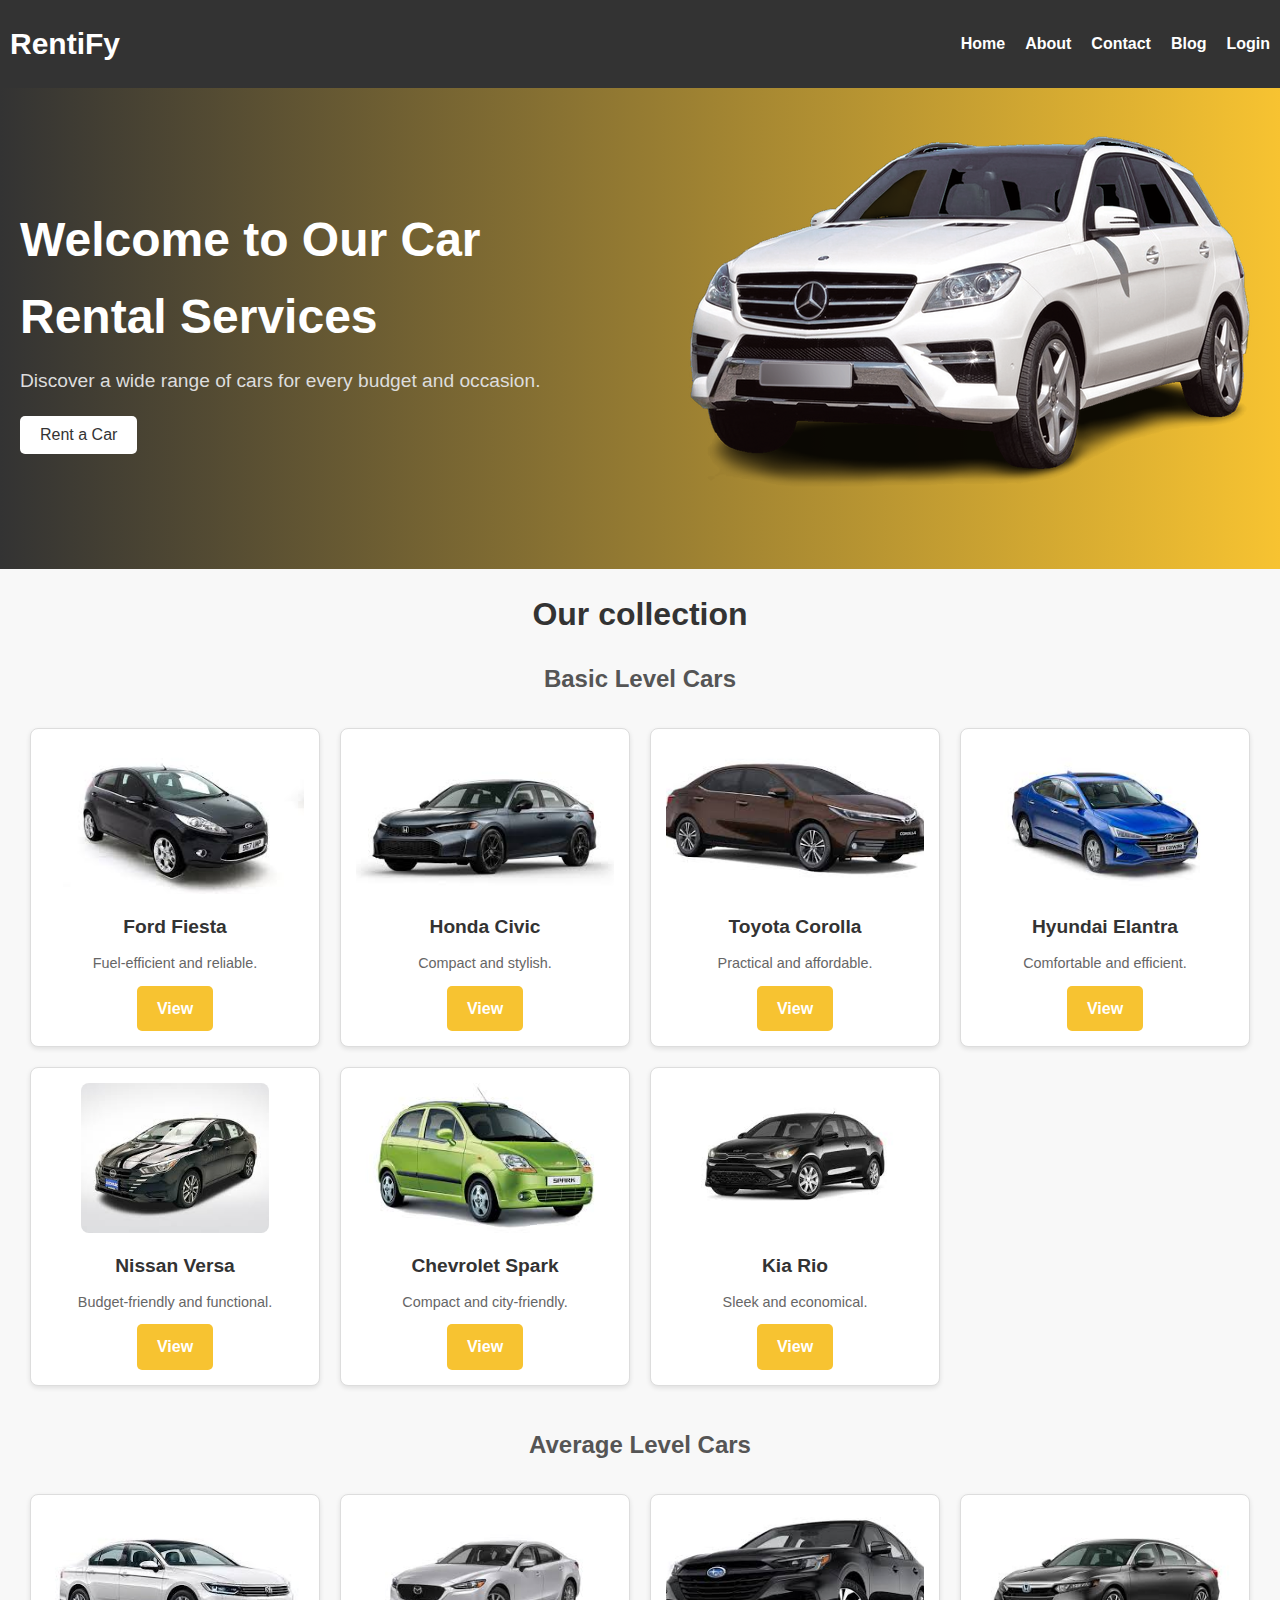
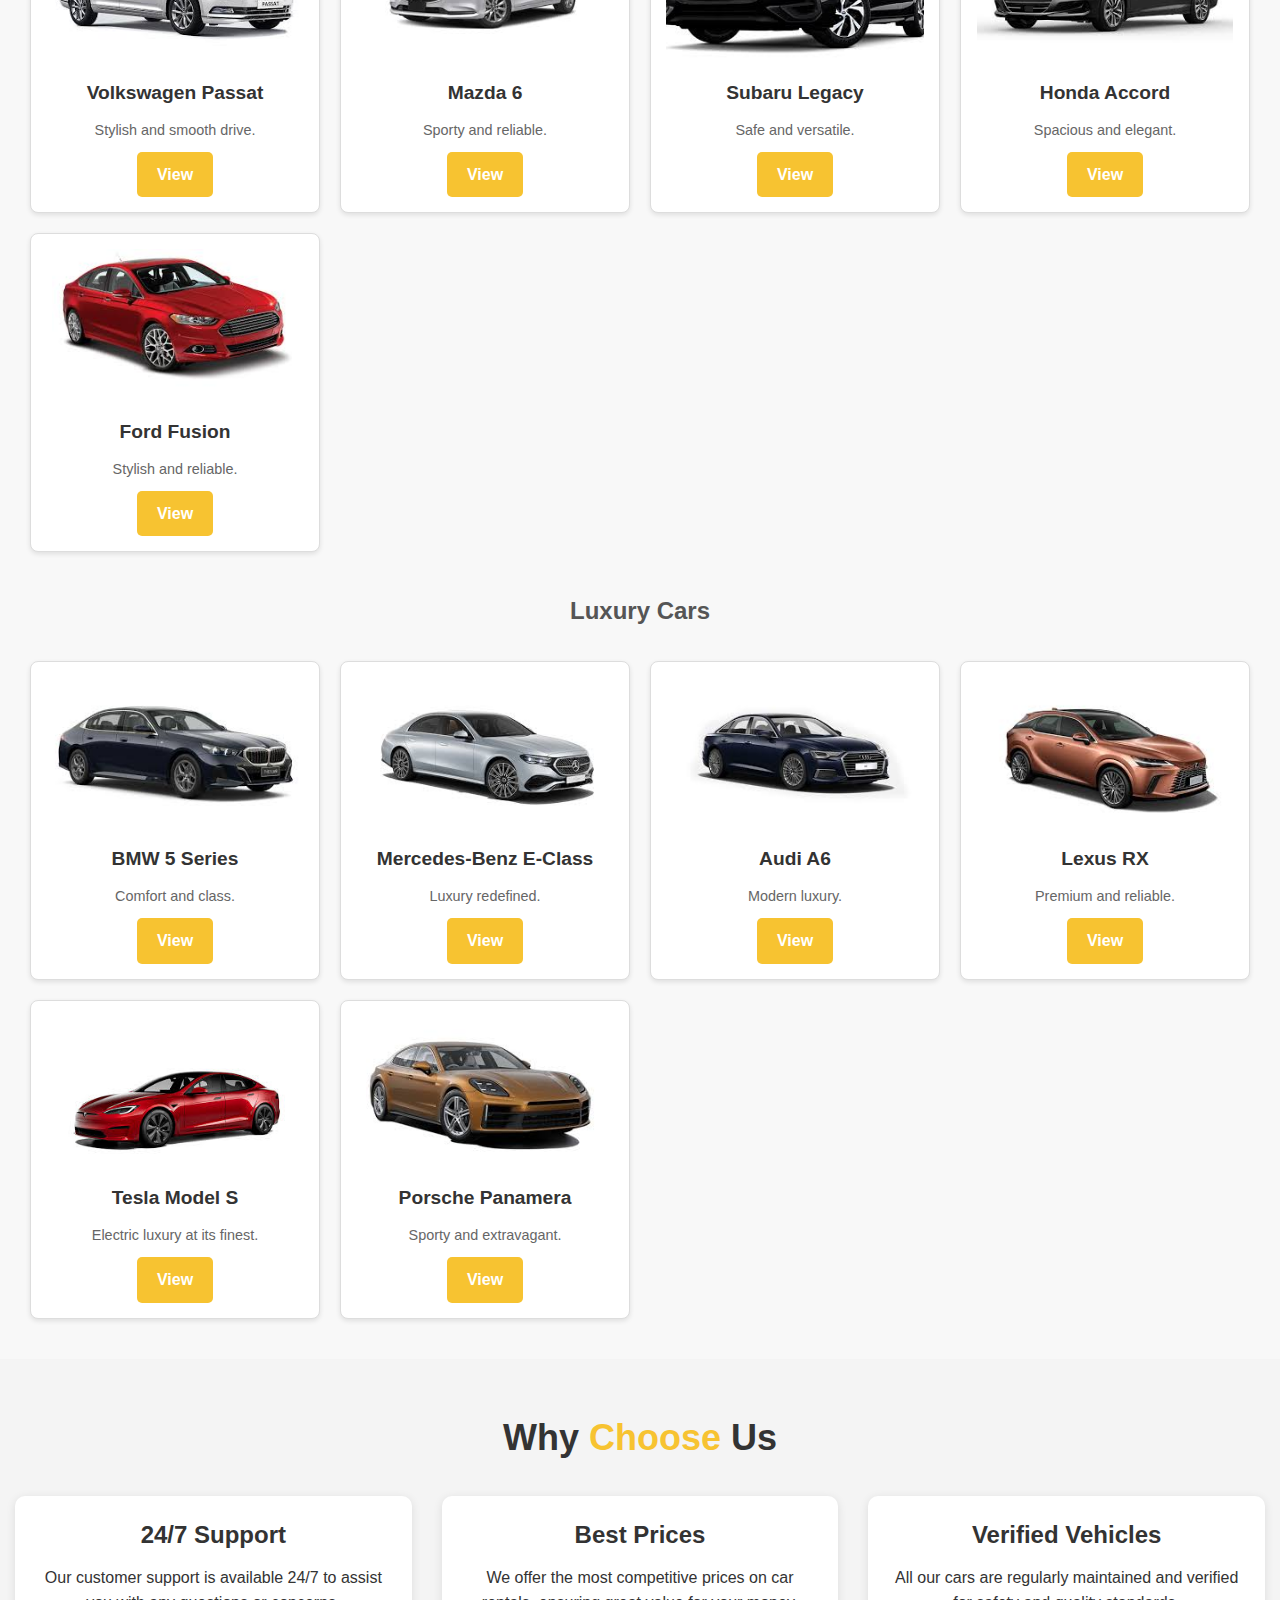
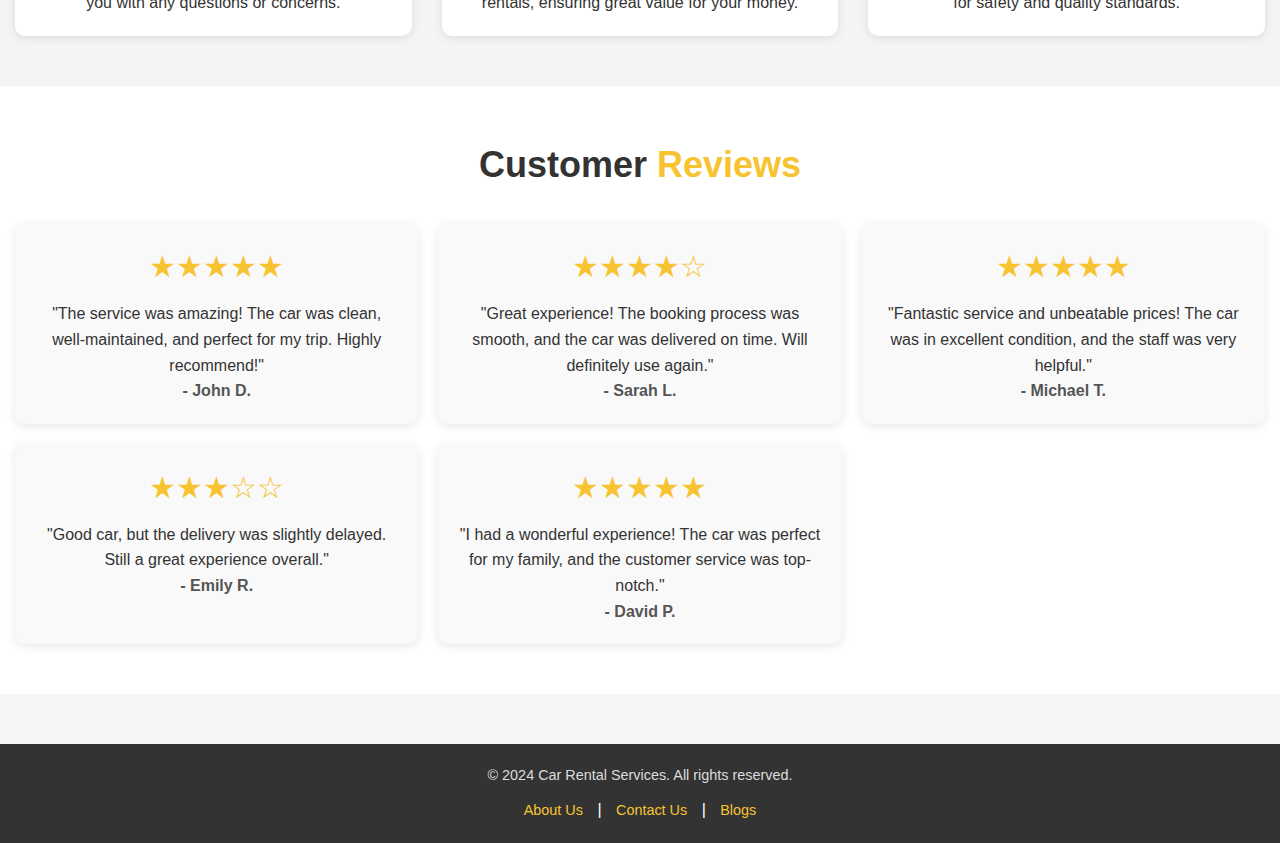
<file: RentiFy/index.html>
<!DOCTYPE html>
<html lang="en">
<head>
    <meta charset="UTF-8">
    
    <meta name="viewport" content="width=device-width, initial-scale=1.0">
    <title>RentiFy</title>
    <link rel="stylesheet" href="styles.css">
    <script src="script.js"></script>
</head>
<body>
    <header class="header">
        <div class="logo">
            <h1>RentiFy</h1>
        </div>
        <nav class="nav">
            <ul class="nav-links">
                <li><a href="index.html">Home</a></li>
                <li><a href="about.html">About</a></li>
                <li><a href="contact.html">Contact</a></li>
                <li><a href="blogs.html">Blog</a></li>
                <li><a href="login.html">Login</a></li>
            </ul>
            <div class="hamburger">
                <span></span>
                <span></span>
                <span></span>
            </div>
        </nav>
    </header>

    <!-- Hero Section -->
    <section class="hero">
        <div class="hero-text">
            <h1>Welcome to Our Car Rental Services</h1>
            <p>Discover a wide range of cars for every budget and occasion.</p>
            <button class="btn">Rent a Car</button>
        </div>
        <div class="hero-image">
            <img src="images/car1.png" alt="Hero Car">
        </div>
    </section>

    <!-- Cars Showcase Section -->
    <section id="collection" class="inventory">
        <h2>Our collection</h2>

        <!-- Basic Level Cars -->
        <h3>Basic Level Cars</h3>
        <div class="grid">
            <div class="card">
                <img src="images/ford fiesta.jpg" alt="Ford Fiesta">
                <h3>Ford Fiesta</h3>
                <p>Fuel-efficient and reliable.</p>
                <a href="#" class="btn">View</a>
            </div>
            <div class="card">
                <img src="images/honda civic.jpg" alt="Honda Civic">
                <h3>Honda Civic</h3>
                <p>Compact and stylish.</p>
                <a href="#" class="btn">View</a>
            </div>
            <div class="card">
                <img src="images/Toyota Corolla.jpg" alt="Toyota Corolla">
                <h3>Toyota Corolla</h3>
                <p>Practical and affordable.</p>
                <a href="#" class="btn">View</a>
            </div>
            <div class="card">
                <img src="images/Hyundai Elantra.jpg" alt="Hyundai Elantra">
                <h3>Hyundai Elantra</h3>
                <p>Comfortable and efficient.</p>
                <a href="#" class="btn">View</a>
            </div>
            <div class="card">
                <img src="images/Nissan Versa.jpg" alt="Nissan Versa">
                <h3>Nissan Versa</h3>
                <p>Budget-friendly and functional.</p>
                <a href="#" class="btn">View</a>
            </div>
            <div class="card">
                <img src="images/Chevrolet Spark.jpg" alt="Chevrolet Spark">
                <h3>Chevrolet Spark</h3>
                <p>Compact and city-friendly.</p>
                <a href="#" class="btn">View</a>
            </div>
            <div class="card">
                <img src="images/Kia Rio.jpg" alt="Kia Rio">
                <h3>Kia Rio</h3>
                <p>Sleek and economical.</p>
                <a href="#" class="btn">View</a>
            </div>
        </div>

        <!-- Average Level Cars -->
        <h3>Average Level Cars</h3>
        <div class="grid">
            <div class="card">
                <img src="images/Volkswagen Passat.jpg" alt="Volkswagen Passat">
                <h3>Volkswagen Passat</h3>
                <p>Stylish and smooth drive.</p>
                <a href="#" class="btn">View</a>
            </div>
            <div class="card">
                <img src="images/Mazda 6.jpg" alt="Mazda 6">
                <h3>Mazda 6</h3>
                <p>Sporty and reliable.</p>
                <a href="#" class="btn">View</a>
            </div>
            <div class="card">
                <img src="images/Subaru Legacy.jpg" alt="Subaru Legacy">
                <h3>Subaru Legacy</h3>
                <p>Safe and versatile.</p>
                <a href="#" class="btn">View</a>
            </div>
            <div class="card">
                <img src="images/Honda Accord.jpg" alt="Honda Accord">
                <h3>Honda Accord</h3>
                <p>Spacious and elegant.</p>
                <a href="#" class="btn">View</a>
            </div>
            <div class="card">
                <img src="images/Ford Fusion.jpg" alt="Ford Fusion">
                <h3>Ford Fusion</h3>
                <p>Stylish and reliable.</p>
                <a href="#" class="btn">View</a>
            </div>
        </div>

        <!-- Luxury Cars -->
        <h3>Luxury Cars</h3>
        <div class="grid">
            <div class="card">
                <img src="images/BMW 5 Series.jpg" alt="BMW 5 Series">
                <h3>BMW 5 Series</h3>
                <p>Comfort and class.</p>
                <a href="#" class="btn">View</a>
            </div>
            <div class="card">
                <img src="images/Mercedes-Benz E-Class.jpg" alt="Mercedes-Benz E-Class">
                <h3>Mercedes-Benz E-Class</h3>
                <p>Luxury redefined.</p>
                <a href="#" class="btn">View</a>
            </div>
            <div class="card">
                <img src="images/Audi A6.jpg" alt="Audi A6">
                <h3>Audi A6</h3>
                <p>Modern luxury.</p>
                <a href="#" class="btn">View</a>
            </div>
            <div class="card">
                <img src="images/Lexus RX.jpg" alt="Lexus RX">
                <h3>Lexus RX</h3>
                <p>Premium and reliable.</p>
                <a href="#" class="btn">View</a>
            </div>
            <div class="card">
                <img src="images/Tesla Model S.jpg" alt="Tesla Model S">
                <h3>Tesla Model S</h3>
                <p>Electric luxury at its finest.</p>
                <a href="#" class="btn">View</a>
            </div>
            <div class="card">
                <img src="images/Porsche Panamera.jpg" alt="Porsche Panamera">
                <h3>Porsche Panamera</h3>
                <p>Sporty and extravagant.</p>
                <a href="#" class="btn">View</a>
            </div>
        </div>
    </section>

    <!-- Why Choose Us Section -->
<div id="why-choose-us">
    <h2>Why <span>Choose</span> Us</h2>
    <div class="reasons-grid">
        <div class="reason">
            <i class="fa-solid fa-headset"></i>
            <h3>24/7 Support</h3>
            <p>Our customer support is available 24/7 to assist you with any questions or concerns.</p>
        </div>
        <div class="reason">
            <i class="fa-solid fa-credit-card"></i>
            <h3>Best Prices</h3>
            <p>We offer the most competitive prices on car rentals, ensuring great value for your money.</p>
        </div>
        <div class="reason">
            <i class="fa-solid fa-shield-halved"></i>
            <h3>Verified Vehicles</h3>
            <p>All our cars are regularly maintained and verified for safety and quality standards.</p>
        </div>
    </div>
</div>

<!-- Customer Reviews Section -->
<div id="customer-reviews">
    <h2>Customer <span>Reviews</span></h2>
    <div class="reviews-grid">
        <div class="review">
            <div class="stars">★★★★★</div>
            <p>"The service was amazing! The car was clean, well-maintained, and perfect for my trip. Highly recommend!"</p>
            <p>- John D.</p>
        </div>
        <div class="review">
            <div class="stars">★★★★☆</div>
            <p>"Great experience! The booking process was smooth, and the car was delivered on time. Will definitely use again."</p>
            <p>- Sarah L.</p>
        </div>
        <div class="review">
            <div class="stars">★★★★★</div>
            <p>"Fantastic service and unbeatable prices! The car was in excellent condition, and the staff was very helpful."</p>
            <p>- Michael T.</p>
        </div>
        <div class="review">
            <div class="stars">★★★☆☆</div>
            <p>"Good car, but the delivery was slightly delayed. Still a great experience overall."</p>
            <p>- Emily R.</p>
        </div>
        <div class="review">
            <div class="stars">★★★★★</div>
            <p>"I had a wonderful experience! The car was perfect for my family, and the customer service was top-notch."</p>
            <p>- David P.</p>
        </div>
    </div>
</div>


    <!-- Footer -->
    <footer>
        <p>&copy; 2024 Car Rental Services. All rights reserved.</p>
        <nav>
            <a href="about.html">About Us</a> | 
            <a href="contact.html">Contact Us</a> | 
            <a href="blogs.html">Blogs</a>
        </nav>
    </footer>
</body>
</html>
</file>
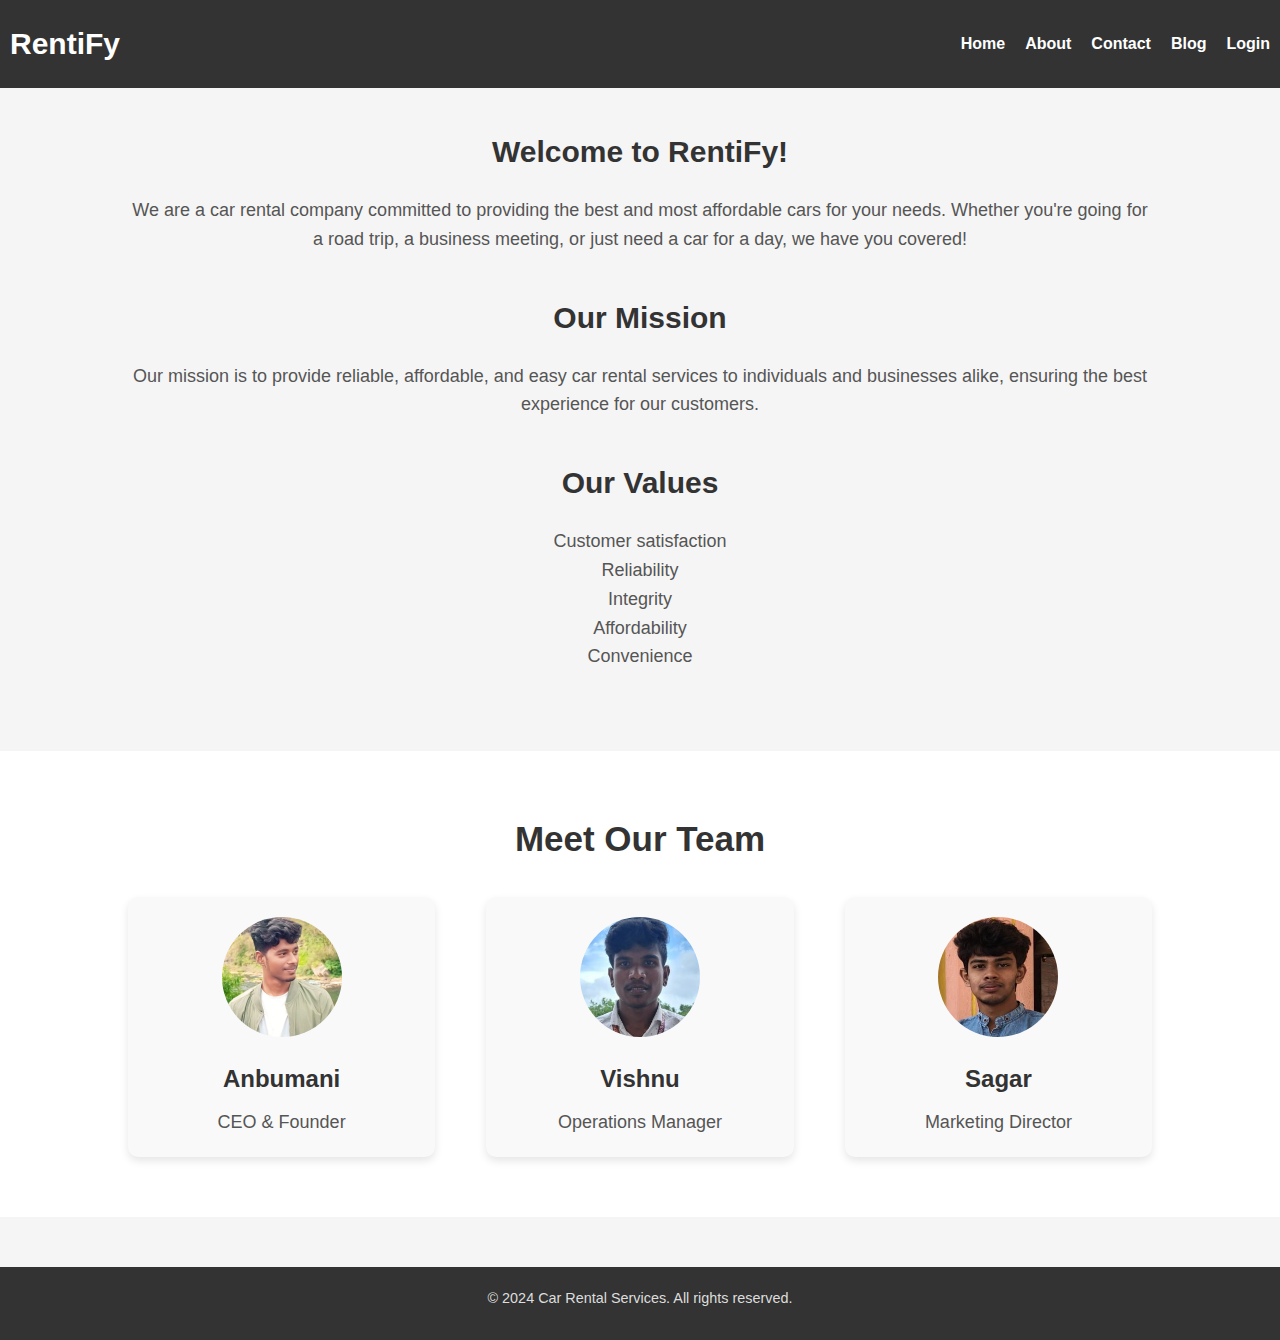
<file: RentiFy/about.html>
<!DOCTYPE html>
<html lang="en">
<head>
    <meta charset="UTF-8">
    <meta name="viewport" content="width=device-width, initial-scale=1.0">
    <title>About Us | RentiFy</title>
    <link rel="stylesheet" href="styles.css">
    <script src="script.js"></script>
    <link rel="stylesheet" href="https://cdnjs.cloudflare.com/ajax/libs/font-awesome/6.5.1/css/all.min.css" integrity="sha512-DTOQO9RWCH3ppGqcWaEA1BIZOC6xxalwEsw9c2QQeAIftl+Vegovlnee1c9QX4TctnWMn13TZye+giMm8e2LwA==" crossorigin="anonymous" referrerpolicy="no-referrer" />
</head>
<body>
    <!-- Header -->
    <header class="header">
        <div class="logo">
            <h1>RentiFy</h1>
        </div>
        <nav class="nav">
            <ul class="nav-links">
                <li><a href="index.html">Home</a></li>
                <li><a href="about.html">About</a></li>
                <li><a href="contact.html">Contact</a></li>
                <li><a href="blogs.html">Blog</a></li>
                <li><a href="login.html">Login</a></li>
            </ul>
            <div class="hamburger">
                <span></span>
                <span></span>
                <span></span>
            </div>
        </nav>
    </header>
    

    <!-- About Section -->
    <div id="about-section">
        <div class="about-info">
            <h2>Welcome to RentiFy!</h2>
            <p>We are a car rental company committed to providing the best and most affordable cars for your needs. Whether you're going for a road trip, a business meeting, or just need a car for a day, we have you covered!</p>
        </div>
        <div class="about-info">
            <h2>Our Mission</h2>
            <p>Our mission is to provide reliable, affordable, and easy car rental services to individuals and businesses alike, ensuring the best experience for our customers.</p>
        </div>
        <div class="about-info">
            <h2>Our Values</h2>
            <ul>
                <li>Customer satisfaction</li>
                <li>Reliability</li>
                <li>Integrity</li>
                <li>Affordability</li>
                <li>Convenience</li>
            </ul>
        </div>
    </div>

    <!-- Our Team Section -->
    <div id="team-section">
        <h2>Meet Our Team</h2>
        <div class="team-members">
            <div class="team-member">
                <img src="images/anbu.jpg" alt="Team Member 1">
                <h3>Anbumani</h3>
                <p>CEO & Founder</p>
            </div>
            <div class="team-member">
                <img src="images/vishnu.JPG" alt="Team Member 2">
                <h3>Vishnu</h3>
                <p>Operations Manager</p>
            </div>
            <div class="team-member">
                <img src="images/sagar.JPG" alt="Team Member 3">
                <h3>Sagar</h3>
                <p>Marketing Director</p>
            </div>
        </div>
    </div>

    <!-- Footer -->
    <footer>
        <p>&copy; 2024 Car Rental Services. All rights reserved.</p>
    </footer>
</html>
</file>
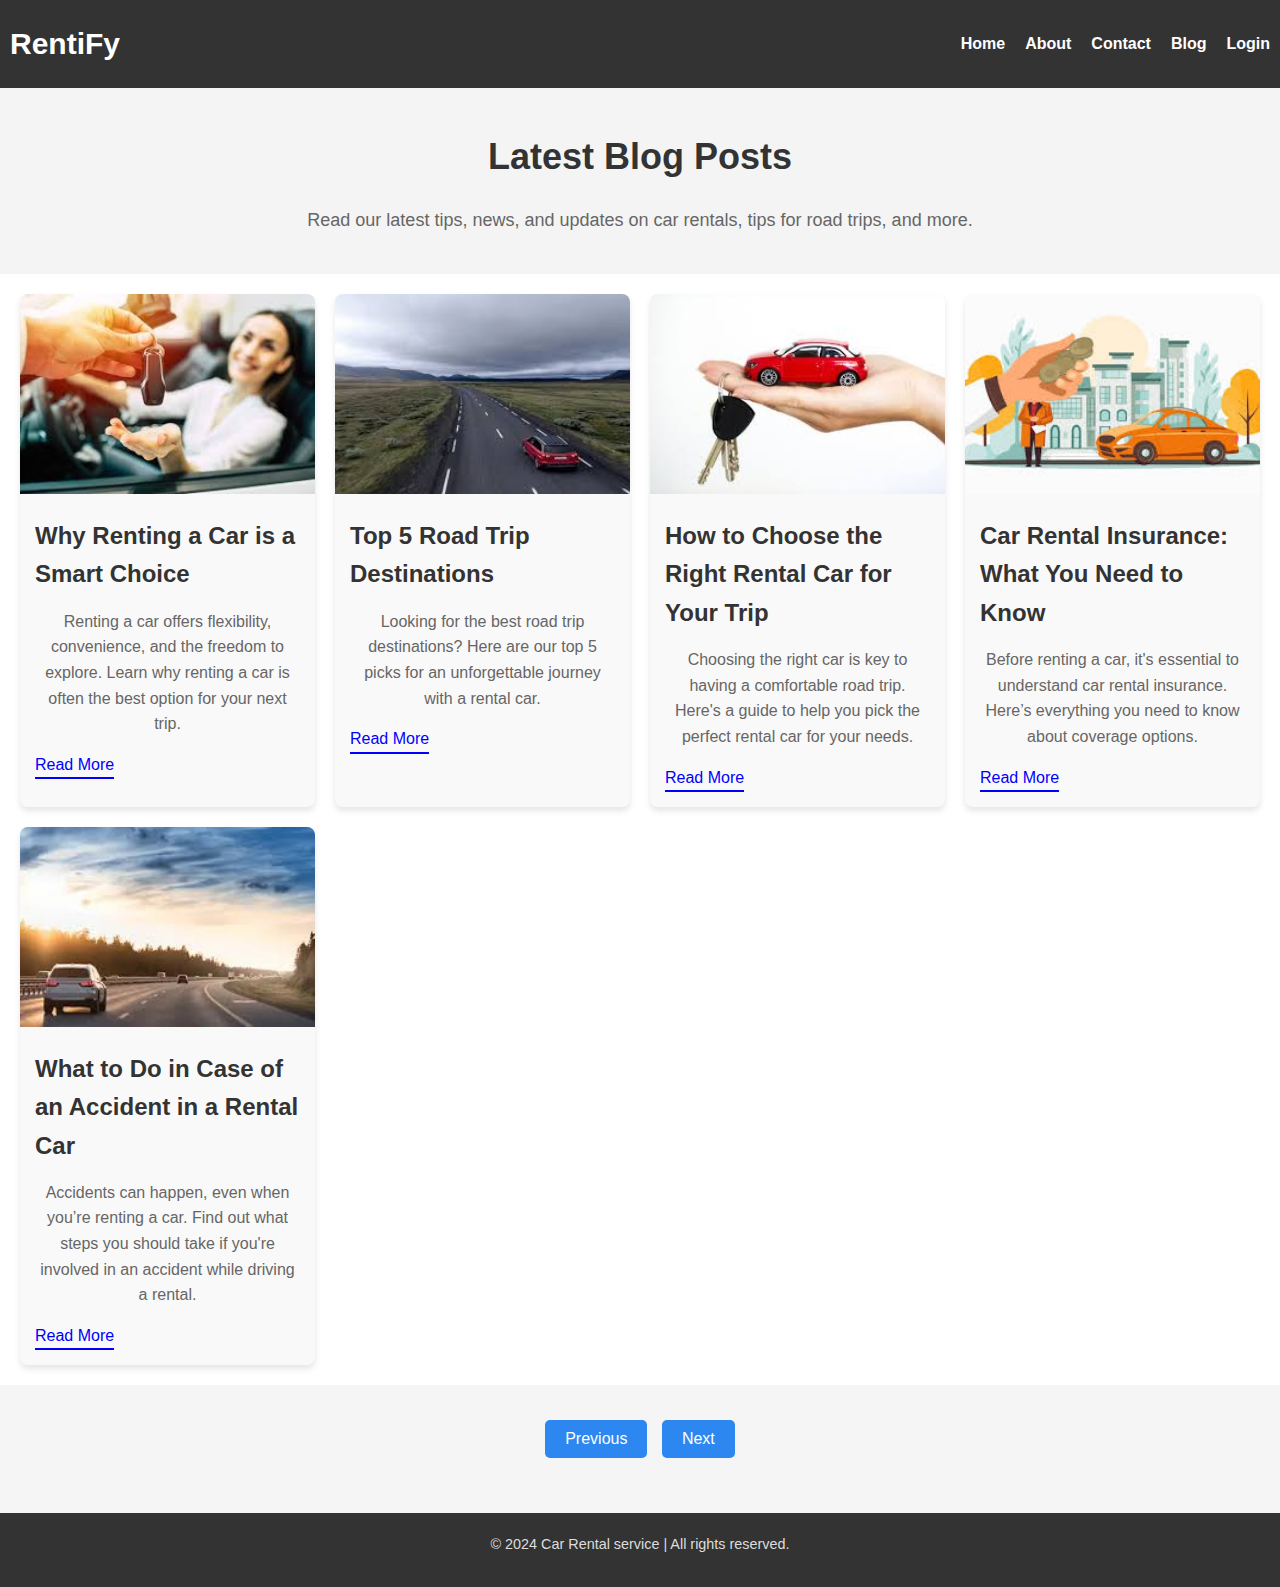
<file: RentiFy/blogs.html>
<!DOCTYPE html>
<html lang="en">
<head>
    <meta charset="UTF-8">
    <meta name="viewport" content="width=device-width, initial-scale=1.0">
    <title>Blog | RentiFy</title>

    <link rel="stylesheet" href="styles.css">
    <script src="script.js"></script>
    <link rel="stylesheet" href="https://cdnjs.cloudflare.com/ajax/libs/font-awesome/6.5.1/css/all.min.css" />
</head>
<body>
    <header class="header">
        <div class="logo">
            <h1>RentiFy</h1>
        </div>
        <nav class="nav">
            <ul class="nav-links">
                <li><a href="index.html">Home</a></li>
                <li><a href="about.html">About</a></li>
                <li><a href="contact.html">Contact</a></li>
                <li><a href="blogs.html">Blog</a></li>
                <li><a href="login.html">Login</a></li>
            </ul>
            <div class="hamburger">
                <span></span>
                <span></span>
                <span></span>
            </div>
        </nav>
    </header>

    <section id="blog-header">
        <h2>Latest Blog Posts</h2>
        <p>Read our latest tips, news, and updates on car rentals, tips for road trips, and more.</p>
    </section>

    <section id="blog-posts">
        <div class="post">
            <img src="images/1.jpg" alt="Blog Post 1">
            <h3>Why Renting a Car is a Smart Choice</h3>
            <p>Renting a car offers flexibility, convenience, and the freedom to explore. Learn why renting a car is often the best option for your next trip.</p>
            <a href="#">Read More</a>
        </div>
        <div class="post">
            <img src="images/4.jpg" alt="Blog Post 2">
            <h3>Top 5 Road Trip Destinations</h3>
            <p>Looking for the best road trip destinations? Here are our top 5 picks for an unforgettable journey with a rental car.</p>
            <a href="#">Read More</a>
        </div>
        <div class="post">
            <img src="images/2.jpg" alt="Blog Post 3">
            <h3>How to Choose the Right Rental Car for Your Trip</h3>
            <p>Choosing the right car is key to having a comfortable road trip. Here's a guide to help you pick the perfect rental car for your needs.</p>
            <a href="#">Read More</a>
        </div>
        <div class="post">
            <img src="images/3.jpg" alt="Blog Post 4">
            <h3>Car Rental Insurance: What You Need to Know</h3>
            <p>Before renting a car, it's essential to understand car rental insurance. Here’s everything you need to know about coverage options.</p>
            <a href="#">Read More</a>
        </div>
        <div class="post">
            <img src="images/5.jpg" alt="Blog Post 5">
            <h3>What to Do in Case of an Accident in a Rental Car</h3>
            <p>Accidents can happen, even when you’re renting a car. Find out what steps you should take if you're involved in an accident while driving a rental.</p>
            <a href="#">Read More</a>
        </div>
    </section>

    <section id="pagination">
        <button>Previous</button>
        <button>Next</button>
    </section>

    <footer>
        <p>&copy; 2024 Car Rental service | All rights reserved.</p>
    </footer>
</body>
</html>
</file>
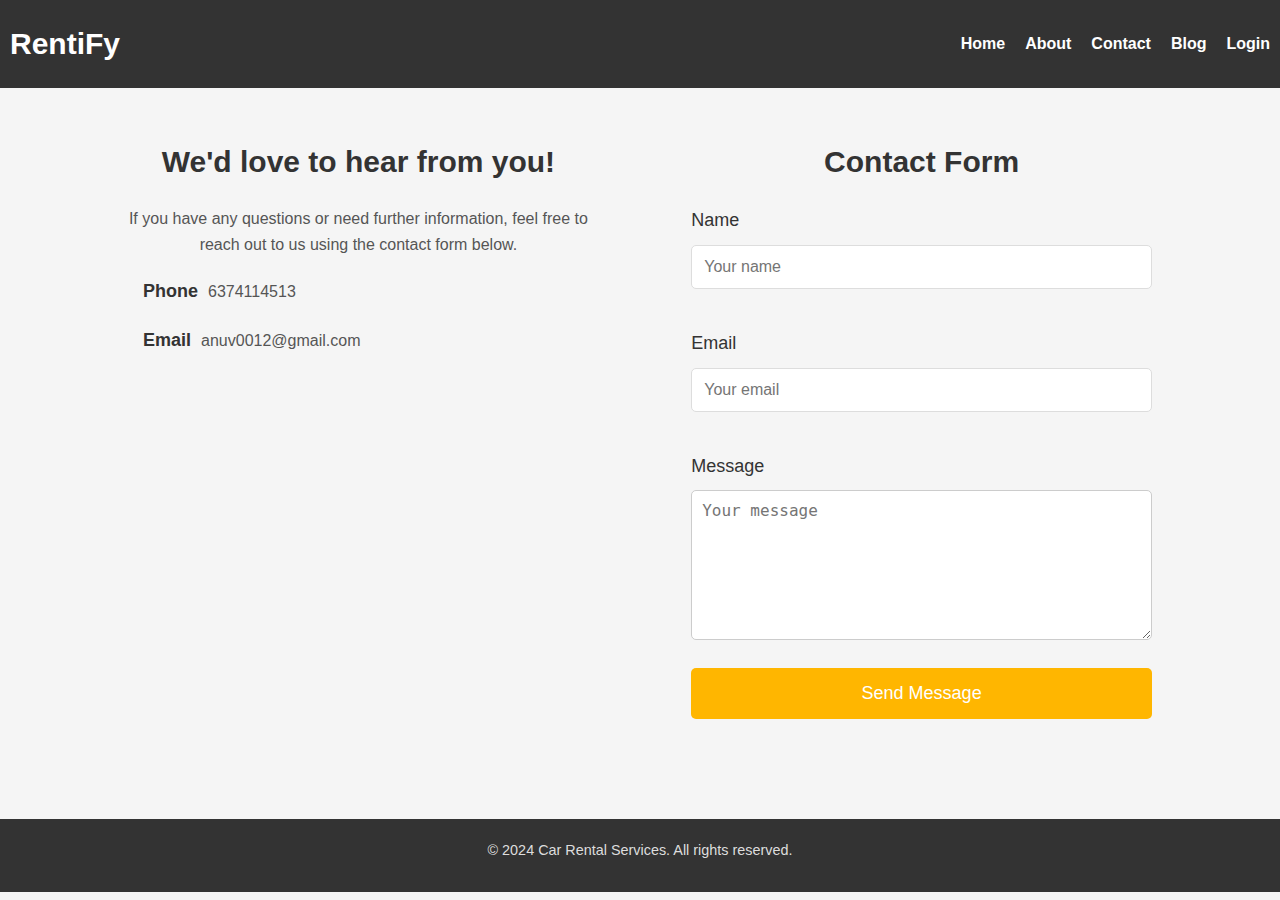
<file: RentiFy/contact.html>
<!DOCTYPE html>
<html lang="en">
<head>
    <meta charset="UTF-8">
    <meta name="viewport" content="width=device-width, initial-scale=1.0">
    <title>Contact Us | RentiFy</title>
    <link rel="stylesheet" href="styles.css">
    <script src="script.js"></script>
</head>
<body>
    <!-- Header section -->
    <header class="header">
        <div class="logo">
            <h1>RentiFy</h1>
        </div>
        <nav class="nav">
            <ul class="nav-links">
                <li><a href="index.html">Home</a></li>
                <li><a href="about.html">About</a></li>
                <li><a href="contact.html">Contact</a></li>
                <li><a href="blogs.html">Blog</a></li>
                <li><a href="login.html">Login</a></li>
            </ul>
            <div class="hamburger">
                <span></span>
                <span></span>
                <span></span>
            </div>
        </nav>
    </header>

    <!-- Contact Section -->
    <section id="contact-section">
        <div id="contact-info">
            <h2>We'd love to hear from you!</h2>
            <p>If you have any questions or need further information, feel free to reach out to us using the contact form below.</p>
            <div id="contact-details">
                <div class="contact-item">
                    <i class="fa-solid fa-phone"></i>
                    <h3>Phone</h3>
                    <p>6374114513</p>
                </div>
                <div class="contact-item">
                    <i class="fa-solid fa-envelope"></i>
                    <h3>Email</h3>
                    <p>anuv0012@gmail.com</p>
                </div>

            </div>
        </div>

        <!-- Contact Form -->
        <div id="contact-form">
            <h2>Contact Form</h2>
            <form action="submit_contact_form.php" method="post">
                <div class="form-group">
                    <label for="name">Name</label>
                    <input type="text" id="name" name="name" placeholder="Your name" required>
                </div>
                <div class="form-group">
                    <label for="email">Email</label>
                    <input type="email" id="email" name="email" placeholder="Your email" required>
                </div>
                <div class="form-group">
                    <label for="message">Message</label>
                    <textarea id="message" name="message" placeholder="Your message" required></textarea>
                </div>
                <button type="submit" class="button1">Send Message</button>
            </form>
        </div>
    </section>

    <!-- Footer -->
    <footer>
        <p>&copy; 2024 Car Rental Services. All rights reserved.</p>
    </footer>
</body>
</html>
</file>
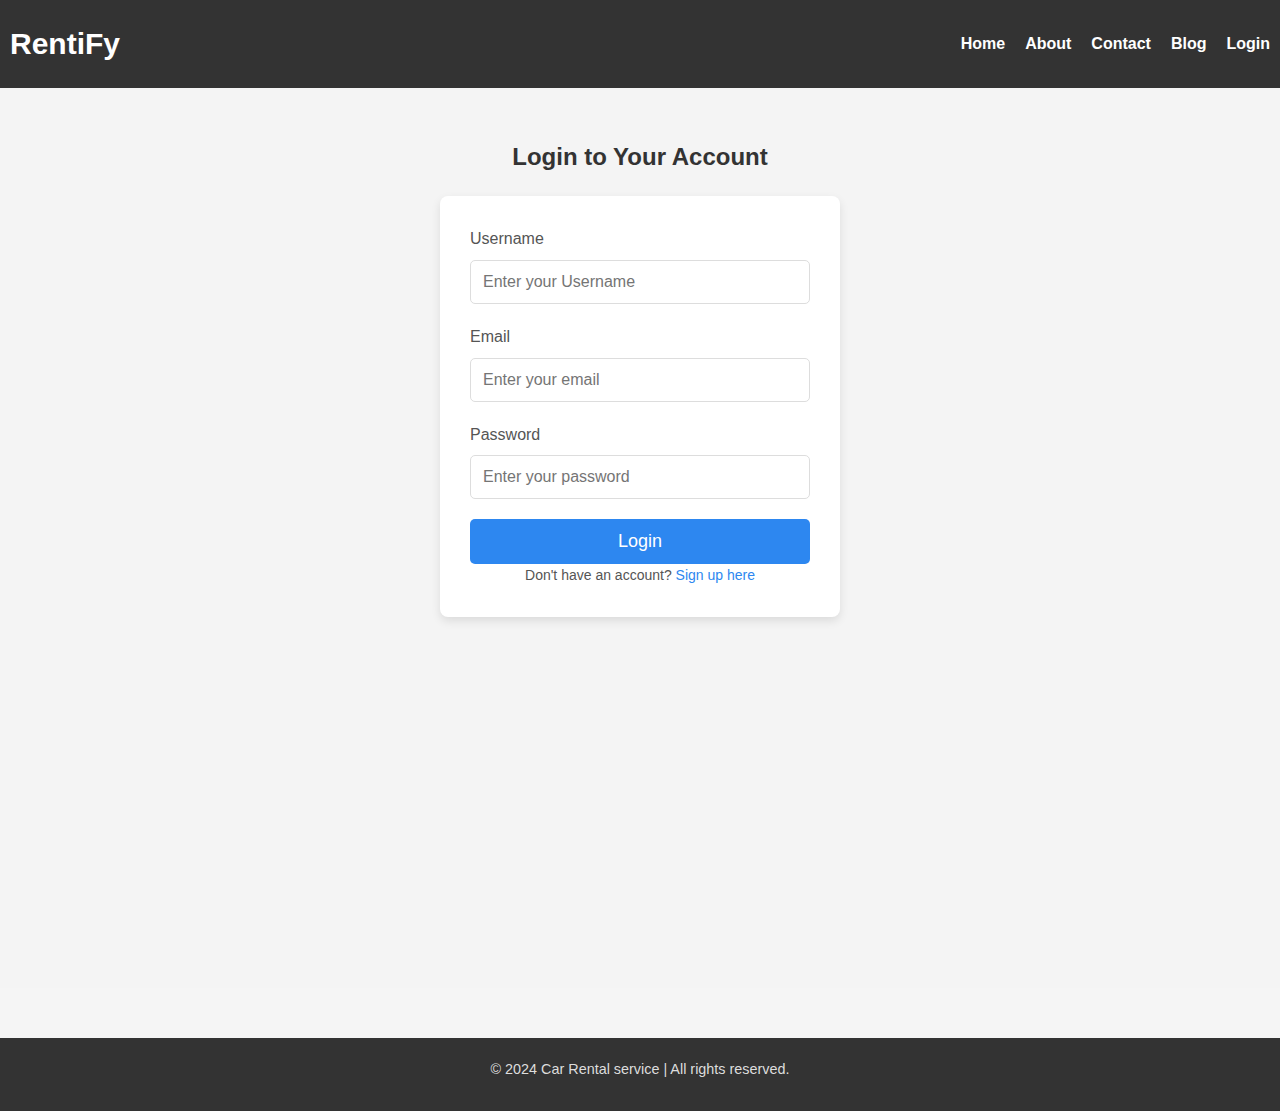
<file: RentiFy/login.html>
<!DOCTYPE html>
<html lang="en">
<head>
    <meta charset="UTF-8">
    <meta name="viewport" content="width=device-width, initial-scale=1.0">
    <title>Login | RentiFy</title>
    <link rel="stylesheet" href="styles.css">
    <script src="script.js"></script>
    <link rel="stylesheet" href="https://cdnjs.cloudflare.com/ajax/libs/font-awesome/6.5.1/css/all.min.css" />
</head>
<body>
    <header class="header">
        <div class="logo">
            <h1>RentiFy</h1>
        </div>
        <nav class="nav">
            <ul class="nav-links">
                <li><a href="index.html">Home</a></li>
                <li><a href="about.html">About</a></li>
                <li><a href="contact.html">Contact</a></li>
                <li><a href="blogs.html">Blog</a></li>
                <li><a href="login.html">Login</a></li>
            </ul>
            <div class="hamburger">
                <span></span>
                <span></span>
                <span></span>
            </div>
        </nav>
    </header>
<center>
    <section id="login-section">
        <h2>Login to Your Account</h2>
        <div id="login-form-container">
            <form id="login-form" action="login-process.php" method="POST">
                <label for="username">Username</label>
                <input type="text" id="username" name="username" placeholder="Enter your Username" required>
                <label for="email">Email</label>
                <input type="email" id="email" name="email" placeholder="Enter your email" required>

                <label for="password">Password</label>
                <input type="password" id="password" name="password" placeholder="Enter your password" required>

                <button type="reset">Login</button>
                <p>Don't have an account? <a href="#">Sign up here</a></p>
            </form>
        </div>
    </section>
</center>
    <footer>
        <p>&copy; 2024 Car Rental service | All rights reserved.</p>
    </footer>
</body>
</html>
</file>
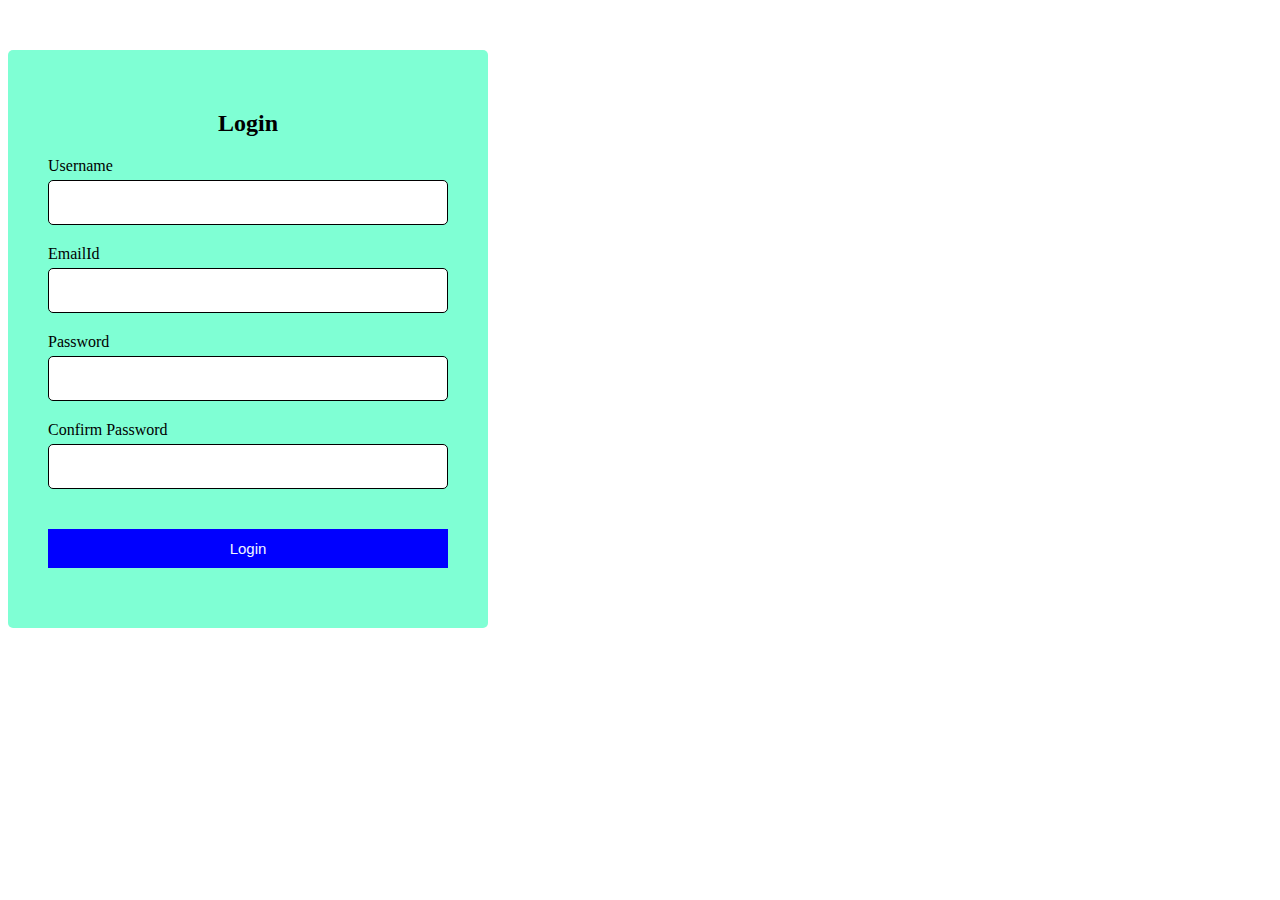
<file: RentiFy/images/loginn.html>
<!DOCTYPE html>
<html lang="en">
<head>
    <meta charset="UTF-8">
    <meta name="viewport" content="width=device-width, initial-scale=1.0">
    <title>Login</title>
    <link rel="stylesheet" href="login.css">
</head>
<body>
    <div id="container">
        
        <form action="" id="form">
            <h2>Login</h2>
            <div class="form1">
                <label for="username">Username</label>
                <input type="text" name="username" id="username">
                <div class="error"></div>
            </div>
            <div class="form1">
                <label for="emailId">EmailId</label>
                <input type="email" name="email" id="email">
                <div class="error"></div>
            </div>
            <div class="form1">
                <label for="password">Password</label>
                <input type="password" name="password" id="password">
                <div class="error"></div>
            </div>
            <div class="form1">
                <label for="cpassword">Confirm Password</label>
                <input type="password" name="cpassword" id="cpassword">
                <div class="error"></div>
            </div>
            <button type="submit">Login</button>
        </form>
    </div>
    <script>
        const form = document.querySelector('#form1');
const username =document.querySelector('#username');
const email =document.querySelector('#email');
const password =document.querySelector('#password');
const cpassword =document.querySelector('#cpassword');

form.addEventListener('submit',(e)=>{
    e.preventDefault();
    validateInputs();
})

function validateInputs(){
    const usernameval=username.value.trim();
    const emailval=email.value.trim();
    const passwordval=password.value.trim();
    const cpasswordval=cpassword.value.trim();
    
    if(usernameval==''){
        seterror(username ,'username is required')
    }
    else{
        setsuccess(username)
    }

    if(emailval==''){
        seterror(email,'email is required')
    }
    else{
        setsuccess(email)
    }

    if(passwordval ===''){
        seterror(password,'password is required')
    }
    else if(passwordval.length<8){
        seterror(password,'password must be 8 characters')
    }
    else{
        setsuccess(password)
    }
    
    if(cpasswordval ===''){
        seterror(password,'confirm password is required')
    }
    else if(cpasswordval!==passwordval){
        seterror(password,'password dose not match')
    }
    else{
        setsuccess(cpassword)
    }
}

function seterror(element,message){
    const form1=element.parentElement;
    const errorElement=form1.querySelector('.error')

    errorElement.innerText='message';
    form1.classList.add('error')
    form1.classList.remove('success')
}
function setsuccess(element){
    const form1=element.parentElement;
    const errorElement=form1.querySelector('.error')

    errorElement.innerText='';
    form1.classList.add('success')
    form1.classList.remove('error')
}
const validateEmail =(email) =>{
    return String(email)
    .toLowerCase()
};
    </script>
</body>
</html>
</file>
<file: RentiFy/images/login.css>
#form{
    width: 400px;
    margin-top: 50px;
    background-color: aquamarine;
    border-radius: 5px;
    padding: 40px;
    cursor: pointer;
}

#form h2{
    text-align: center;
}

#form button{
    border: 1px solid blue;
    background-color: blue;
    color: aliceblue;
    padding: 10px;
    margin: 20px 0px;
    width: 100%;
    font-size: 15px;
}

.form1{
    display: flex;
    flex-direction: column;
    margin-bottom: 15px;
}

.form1 input{
    border: 1px solid black;
    border-radius: 5px;
    font-size: 20px;
    margin-top: 5px;
    padding: 10px;
}

.form1 input:focus{
    outline: 0;
}

.form1 .error{
    color: red;
    font-size: 16px;
    margin-top: 5px;
}

.form1 .success input{
    border-color: greenyellow;
}

.form1 .error input{
    border-color: red;
}
</file>
<file: RentiFy/styles.css>
/* General Reset */
* {
    margin: 0;
    padding: 0;
    box-sizing: border-box;
}

body {
    font-family: 'Arial', sans-serif;
    line-height: 1.6;
    background-color: #f8f8f8;
    color: #333;
    margin: 0;
}

/* Header */
header {
    background: #333;
    color: #fff;
    display: flex;
    justify-content: space-between;
    align-items: center;
}

header h1 {
    font-size: 1.8rem;
    padding-left: 10px;
}

header nav ul {
    list-style: none;
    display: flex;
    gap: 20px;
    padding-right: 10px;
}

header nav ul li {
    display: inline;
}

header nav ul li a {
    color: #fff;
    text-decoration: none;
    font-weight: bold;
    transition: color 0.3s ease;
    text-decoration: none;
}

header nav ul li a:hover {
    color: #f7c331;
    text-decoration: none;
}

/* General Reset */
* {
    margin: 0;
    padding: 0;
    box-sizing: border-box;
}

/* Header Styles */

/* Logo */
.logo h1 {
    font-size: 30px;
    font-weight: bold;
}

/* Navigation Links */
.nav-links {
    list-style: none;
    display: flex;
    gap: 20px;
}

.nav-links li a {
    text-decoration: none;
    color: white;
    font-size: 16px;
    transition: color 0.3s;
}

.nav-links li a:hover {
    color: #ccc;
}

/* Hamburger Menu (Hidden on Desktop) */
.hamburger {
    display: none;
    flex-direction: column;
    cursor: pointer;
    gap: 5px;
}

.hamburger span {
    display: block;
    width: 25px;
    height: 3px;
    background-color: white;
    border-radius: 2px;
}

/* Responsive Design */
@media (max-width: 768px) {
    .nav-links {
        display: none;
        flex-direction: column;
        background-color: #f7c331;
        position: absolute;
        top: 90px;
        right: 20px;
        width: 360px;
        border-radius: 5px;
        overflow: hidden;
    }

    .nav-links.active {
        display: flex;
    }

    .hamburger {
        display: flex;
        margin-right: 10px;
    }
}


/* Hero Section */
.hero {
    display: flex;
    justify-content: space-between;
    align-items: center;
    padding: 20px;
    background: linear-gradient(to right, #333, #f7c331);
    color: #fff;
}

.hero-text {
    max-width: 50%;
}

.hero-text h1 {
    font-size: 3rem;
    margin-bottom: 10px;
}

.hero-text p {
    font-size: 1.2rem;
    margin-bottom: 20px;
    color: #ddd;
    text-align: left;
}

.hero-text .btn {
    padding: 10px 20px;
    background: #fff;
    color: #333;
    border: none;
    border-radius: 5px;
    font-size: 1rem;
    cursor: pointer;
    transition: background 0.3s ease, color 0.3s ease;
}

.hero-text .btn:hover {
    background: #333;
    color: #f7c331;
}

.hero-image img {
    max-width: 100%;
    border-radius: 10px;
}

/* Inventory Section */
.inventory {
    padding: 20px;
    background: #f8f8f8;
}

.inventory h2 {
    font-size: 2rem;
    text-align: center;
    margin-bottom: 10px;
    color: #333;
}

.inventory h3 {
    font-size: 1.5rem;
    margin: 20px 0 10px;
    text-align: center;
    color: #555;
}

.grid {
    display: grid;
    grid-template-columns: repeat(auto-fit, minmax(250px, 1fr));
    gap: 20px;
    padding: 20px 10px;
}

.card {
    background: #fff;
    border: 1px solid #ddd;
    border-radius: 8px;
    padding: 15px;
    text-align: center;
    box-shadow: 0 2px 5px rgba(0, 0, 0, 0.1);
    transition: transform 0.3s ease, box-shadow 0.3s ease;
}

.card:hover {
    transform: scale(1.05);
    box-shadow: 0 4px 10px rgba(0, 0, 0, 0.2);
}

.card img {
    max-width: 100%;
    height: 150px;
    object-fit: cover;
    border-radius: 8px;
}

.card h3 {
    margin: 10px 0;
    font-size: 1.2rem;
    color: #333;
}

.card p {
    font-size: 0.9rem;
    color: #666;
}

/* Footer */
footer {
    background: #333;
    color: #fff;
    text-align: center;
    padding: 15px 20px;
    margin-top: 20px;
}

footer p {
    margin-bottom: 10px;
    font-size: 0.9rem;
    color: #ddd;
}

footer nav a {
    color: #f7c331;
    text-decoration: none;
    margin: 0 10px;
    font-size: 0.9rem;
    transition: color 0.3s ease;
}

footer nav a:hover {
    color: #fff;
}

/* Responsive Design */
@media (max-width: 768px) {
    .hero {
        flex-direction: column;
        text-align: center;
    }

    .hero-text {
        max-width: 100%;
    }

    .hero-image img {
        margin-top: 20px;
    }
}


/* Style for View Button */
.card .btn {
    display: inline-block;
    padding: 10px 20px;
    background-color: #f7c331;
    color: #fff;
    text-decoration: none;
    font-weight: bold;
    border-radius: 5px;
    margin-top: 10px;
    transition: background-color 0.3s ease;
}

.card .btn:hover {
    background-color: #333;
    color: #f7c331;
}



/* Why Choose Us Section */
#why-choose-us {
    background-color: #f4f4f4;
    padding: 50px 15px;
    text-align: center;
}

#why-choose-us h2 {
    font-size: 36px;
    margin-bottom: 20px;
}

#why-choose-us span {
    color: #f7c331;
}

.reasons-grid {
    display: grid;
    grid-template-columns: repeat(auto-fit, minmax(250px, 1fr)); /* Responsive grid */
    gap: 30px;
    margin-top: 30px;
    justify-items: center;
}

.reason {
    background-color: #fff;
    padding: 20px;
    border-radius: 10px;
    box-shadow: 0 2px 10px rgba(0, 0, 0, 0.1);
    text-align: center;
}

.reason i {
    font-size: 40px;
    color: #f7c331;
    margin-bottom: 15px;
}

.reason h3 {
    font-size: 24px;
    margin-bottom: 10px;
}

.reason p {
    font-size: 16px;
    color: #333;
}

/* Customer Reviews Section */
#customer-reviews {
    background-color: #fff;
    padding: 50px 15px;
    text-align: center;
}

#customer-reviews h2 {
    font-size: 36px;
    margin-bottom: 20px;
}

#customer-reviews span {
    color: #f7c331;
}

.reviews-grid {
    display: grid;
    grid-template-columns: repeat(auto-fit, minmax(300px, 1fr)); /* Responsive grid */
    gap: 20px;
    margin-top: 30px;
}

.review {
    background-color: #f9f9f9;
    padding: 20px;
    border-radius: 10px;
    box-shadow: 0 2px 10px rgba(0, 0, 0, 0.1);
    text-align: center;
}

.stars {
    font-size: 30px;
    color: #f7c331;
    margin-bottom: 10px;
}

.review p {
    font-size: 16px;
    color: #333;
}

.review p:last-child {
    font-weight: bold;
    color: #555;
}






/* About Section Styling */
#about-section {
    background-color: #f5f5f5;
    padding: 40px 10%;
    text-align: center;
}

.about-info {
    margin-bottom: 40px;
}

.about-info h2 {
    font-size: 30px;
    color: #333;
    margin-bottom: 20px;
}

.about-info p {
    font-size: 18px;
    color: #555;
}

.about-info ul {
    list-style-type: none;
    font-size: 18px;
    color: #555;
    padding: 0;
}

/* Team Section Styling */
#team-section {
    background-color: #ffffff;
    padding: 60px 10%;
    text-align: center;
}

#team-section h2 {
    font-size: 35px;
    margin-bottom: 30px;
    color: #333;
}

.team-members {
    display: flex;
    justify-content: space-between;
    gap: 30px;
    margin-top: 20px;
    flex-wrap: wrap; 
}

.team-member {
    background-color: #f9f9f9;
    padding: 20px;
    border-radius: 10px;
    width: 30%; 
    text-align: center;
    box-shadow: 0 4px 8px rgba(0, 0, 0, 0.1); 
    transition: transform 0.3s ease-in-out; 
}

.team-member:hover {
    transform: scale(1.05);
}

.team-member img {
    width: 120px;
    height: 120px;
    object-fit: cover;
    border-radius: 50%;
    margin-bottom: 15px;
}

.team-member h3 {
    font-size: 24px;
    color: #333;
    margin-bottom: 10px;
}

.team-member p {
    font-size: 18px;
    color: #555;
}

/* Footer Styling */
footer {
    background-color: #2E3A59;
    color: white;
    text-align: center;
    padding: 20px;
    margin-top: 50px;
}





/* General Styling */
body {
    font-family: Arial, sans-serif;
    margin: 0;
    padding: 0;
    background-color: #f5f5f5;
}

/* Header */
header {
    background-color: #333;
    color: white;
    padding: 20px 0;
    text-align: center;
}

#nav1 {
    display: flex;
    justify-content: center;
    gap: 30px;
    list-style-type: none;
    margin-top: 20px;
}

#nav1 a {
    text-decoration: none;
    color: white;
    font-size: 18px;
    font-weight: 600;
}

#nav1 a:hover {
    color: #ffb600;
}

/* Contact Section */
#contact-section {
    display: flex;
    justify-content: space-between;
    padding: 50px 10%;
}

#contact-info {
    width: 45%;
}

#contact-info h2 {
    font-size: 30px;
    color: #333;
}

#contact-info p {
    font-size: 16px;
    color: #555;
}

#contact-details {
    margin-top: 20px;
}

.contact-item {
    display: flex;
    align-items: center;
    margin-bottom: 20px;
}

.contact-item i {
    font-size: 24px;
    color: #ffb600;
    margin-right: 15px;
}

.contact-item h3 {
    font-size: 18px;
    margin-right: 10px;
}

.contact-item p {
    font-size: 16px;
    color: #333;
}

/* Contact Form */
#contact-form {
    width: 45%;
}

#contact-form h2 {
    font-size: 30px;
    margin-bottom: 20px;
    color: #333;
}


.form-group {
    margin-bottom: 20px;
}

.form-group label {
    font-size: 18px;
    color: #333;
    margin-bottom: 10px;
    display: block;
}

.form-group input,
.form-group textarea {
    width: 100%;
    padding: 10px;
    font-size: 16px;
    border: 1px solid #ccc;
    border-radius: 5px;
}

.form-group textarea {
    height: 150px;
}

button[type="submit"] {
    width: 100%;
    padding: 15px;
    background-color: #ffb600;
    border: none;
    color: white;
    font-size: 18px;
    cursor: pointer;
    border-radius: 5px;
}

button[type="submit"]:hover {
    background-color: #f4a261;
}

/* Footer */
footer {
    background-color: #333;
    color: white;
    text-align: center;
    padding: 20px 0;
}










/* Blog Page */
#blog-header {
    text-align: center;
    padding: 40px 0;
    background-color: #f4f4f4;
}
#blog-header h2 {
    font-size: 36px;
    color: #333;
}
#blog-header p {
    font-size: 18px;
    color: #666;
}

#blog-posts {
    display: grid;
    grid-template-columns: repeat(auto-fill, minmax(250px, 1fr));
    gap: 20px;
    padding: 20px;
    background-color: #fff;
}

.post {
    background-color: #f9f9f9;
    border-radius: 8px;
    overflow: hidden;
    box-shadow: 0 4px 6px rgba(0, 0, 0, 0.1);
    transition: transform 0.3s;
}

.post img {
    width: 100%;
    height: 200px;
    object-fit: cover;
}

.post h3 {
    font-size: 24px;
    color: #333;
    padding: 15px;
    margin: 0;
}

.post p {
    font-size: 16px;
    color: #666;
    padding: 0 15px;
}

.post a {
    display: inline-block;
    margin: 15px;
    font-size: 16px;
    color: blue;
    text-decoration: none;
    border-bottom: 2px solid blue;
}

.post:hover {
    transform: translateY(-5px);
}

#pagination {
    text-align: center;
    margin-top: 30px;
}

#pagination button {
    padding: 10px 20px;
    margin: 5px;
    background-color: #2d87f0;
    color: white;
    border: none;
    border-radius: 5px;
    font-size: 16px;
    cursor: pointer;
}

#pagination button:hover {
    background-color: #1d5fb8;
}

footer {
    text-align: center;
    padding: 20px;
    background-color: #333;
    color: white;
    margin-top: 50px;
}






/* Login Page */
#login-section {
    background-color: #f4f4f4;
    padding: 50px;
    justify-content: center;
    align-items: center;
    height: 100vh;
}

#login-form-container {
    background-color: #fff;
    padding: 30px;
    border-radius: 8px;
    box-shadow: 0 4px 10px rgba(0, 0, 0, 0.1);
    width: 100%;
    max-width: 400px;
}

h2 {
    text-align: center;
    color: #333;
    margin-bottom: 20px;
}

form {
    display: flex;
    flex-direction: column;
}

label {
    text-align: left;
    margin-bottom: 8px;
    color: #555;
    font-size: 16px;
}

input[type="text"], input[type="email"], input[type="password"] {
    padding: 12px;
    margin-bottom: 20px;
    border: 1px solid #ddd;
    border-radius: 5px;
    font-size: 16px;
}

button {
    padding: 12px;
    background-color: #2d87f0;
    color: white;
    border: none;
    border-radius: 5px;
    font-size: 18px;
    cursor: pointer;
}

button:hover {
    background-color: #1d5fb8;
}

p {
    text-align: center;
    font-size: 14px;
    color: #555;
}

a {
    color: #2d87f0;
    text-decoration: none;
}

a:hover {
    text-decoration: underline;
}

footer {
    text-align: center;
    padding: 20px;
    background-color: #333;
    color: white;
    margin-top: 50px;
}
</file>
